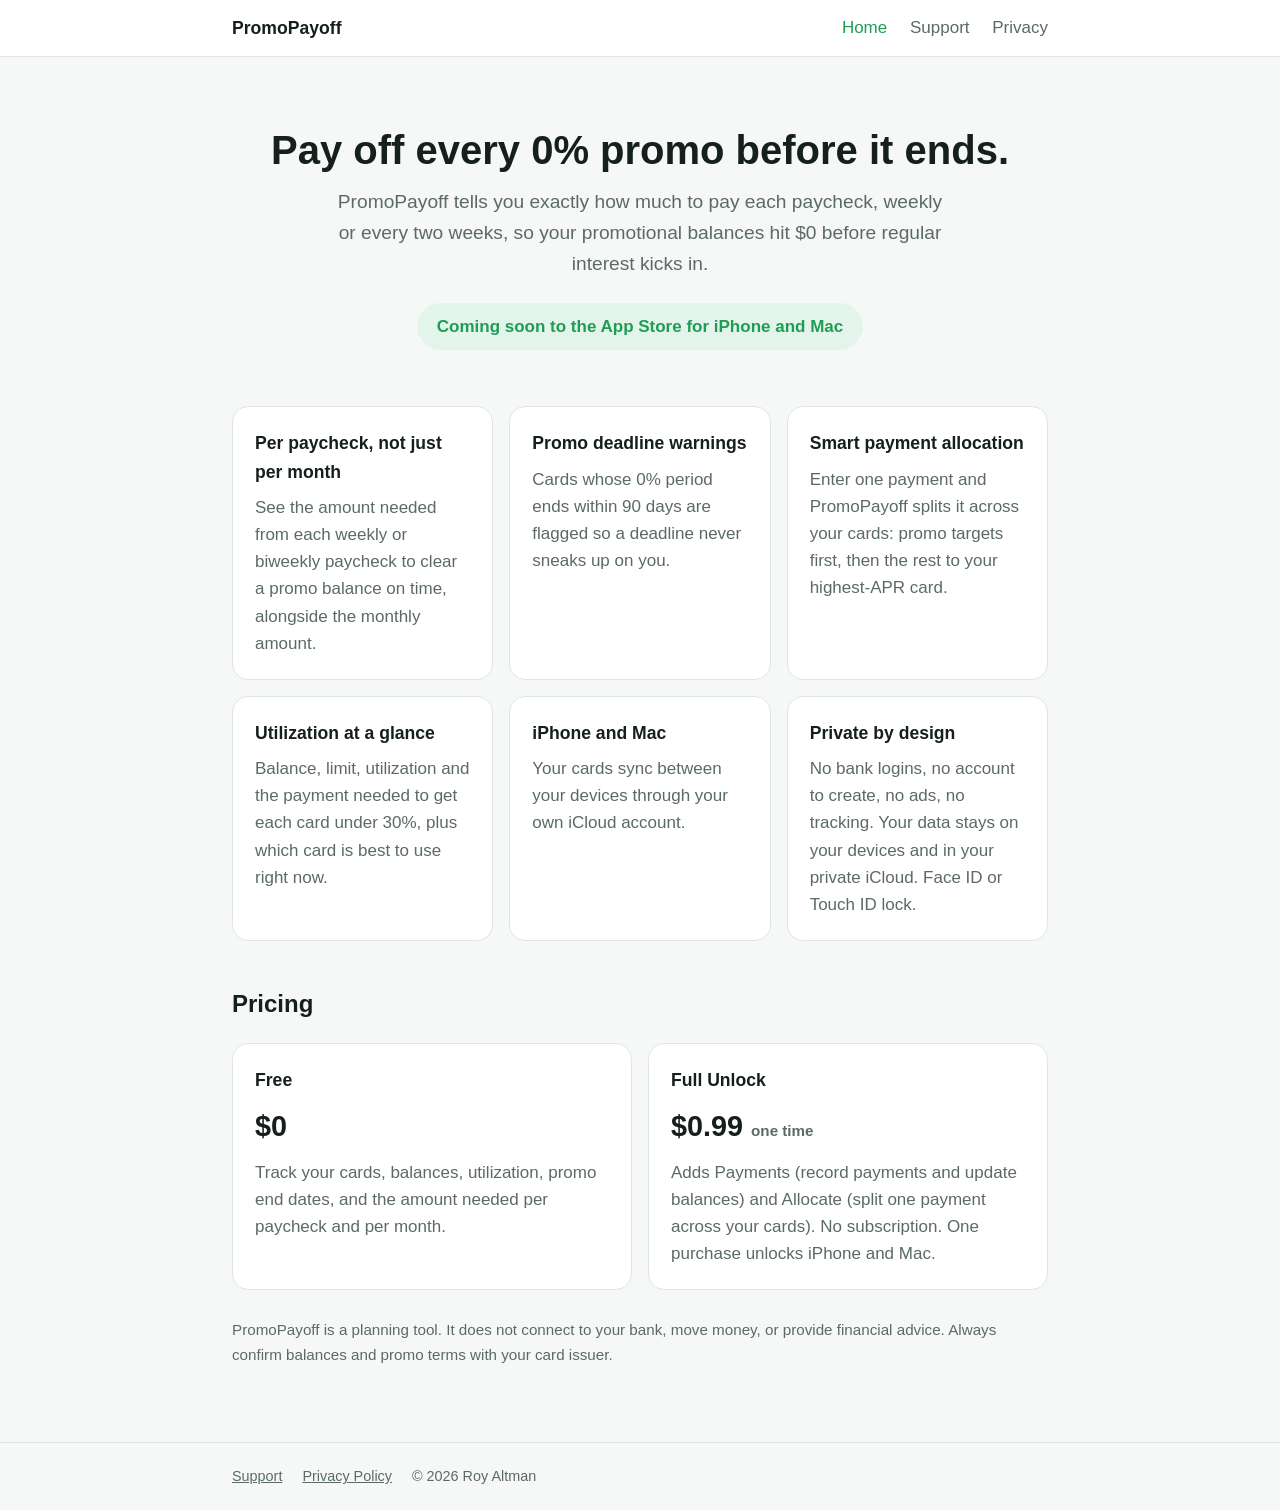
<file: index.html>
<!DOCTYPE html>
<html lang="en">
<head>
  <meta charset="utf-8">
  <meta name="viewport" content="width=device-width, initial-scale=1">
  <title>PromoPayoff: Pay off 0% promos before they end</title>
  <meta name="description" content="PromoPayoff tells you exactly how much to pay each paycheck so every 0% credit card promo is paid off before the interest kicks in. For iPhone and Mac.">
  <link rel="stylesheet" href="style.css">
</head>
<body>
  <header class="site">
    <div class="wrap">
      <a class="brand" href="index.html">PromoPayoff</a>
      <nav>
        <a href="index.html" aria-current="page">Home</a>
        <a href="support.html">Support</a>
        <a href="privacy.html">Privacy</a>
      </nav>
    </div>
  </header>

  <main>
    <div class="wrap">
      <section class="hero">
        <h1>Pay off every 0% promo before it ends.</h1>
        <p class="lead">PromoPayoff tells you exactly how much to pay each paycheck, weekly or every two weeks, so your promotional balances hit $0 before regular interest kicks in.</p>
        <span class="badge">Coming soon to the App Store for iPhone and Mac</span>
      </section>

      <div class="grid">
        <div class="card">
          <h3>Per paycheck, not just per month</h3>
          <p>See the amount needed from each weekly or biweekly paycheck to clear a promo balance on time, alongside the monthly amount.</p>
        </div>
        <div class="card">
          <h3>Promo deadline warnings</h3>
          <p>Cards whose 0% period ends within 90 days are flagged so a deadline never sneaks up on you.</p>
        </div>
        <div class="card">
          <h3>Smart payment allocation</h3>
          <p>Enter one payment and PromoPayoff splits it across your cards: promo targets first, then the rest to your highest-APR card.</p>
        </div>
        <div class="card">
          <h3>Utilization at a glance</h3>
          <p>Balance, limit, utilization and the payment needed to get each card under 30%, plus which card is best to use right now.</p>
        </div>
        <div class="card">
          <h3>iPhone and Mac</h3>
          <p>Your cards sync between your devices through your own iCloud account.</p>
        </div>
        <div class="card">
          <h3>Private by design</h3>
          <p>No bank logins, no account to create, no ads, no tracking. Your data stays on your devices and in your private iCloud. Face ID or Touch ID lock.</p>
        </div>
      </div>

      <h2>Pricing</h2>
      <div class="price">
        <div class="card">
          <h3>Free</h3>
          <div class="amount">$0</div>
          <p>Track your cards, balances, utilization, promo end dates, and the amount needed per paycheck and per month.</p>
        </div>
        <div class="card">
          <h3>Full Unlock</h3>
          <div class="amount">$0.99 <span class="note">one time</span></div>
          <p>Adds Payments (record payments and update balances) and Allocate (split one payment across your cards). No subscription. One purchase unlocks iPhone and Mac.</p>
        </div>
      </div>

      <p class="note" style="margin-top:28px;">PromoPayoff is a planning tool. It does not connect to your bank, move money, or provide financial advice. Always confirm balances and promo terms with your card issuer.</p>
    </div>
  </main>

  <footer class="site">
    <div class="wrap">
      <a href="support.html">Support</a>
      <a href="privacy.html">Privacy Policy</a>
      <span>&copy; 2026 Roy Altman</span>
    </div>
  </footer>
</body>
</html>
</file>
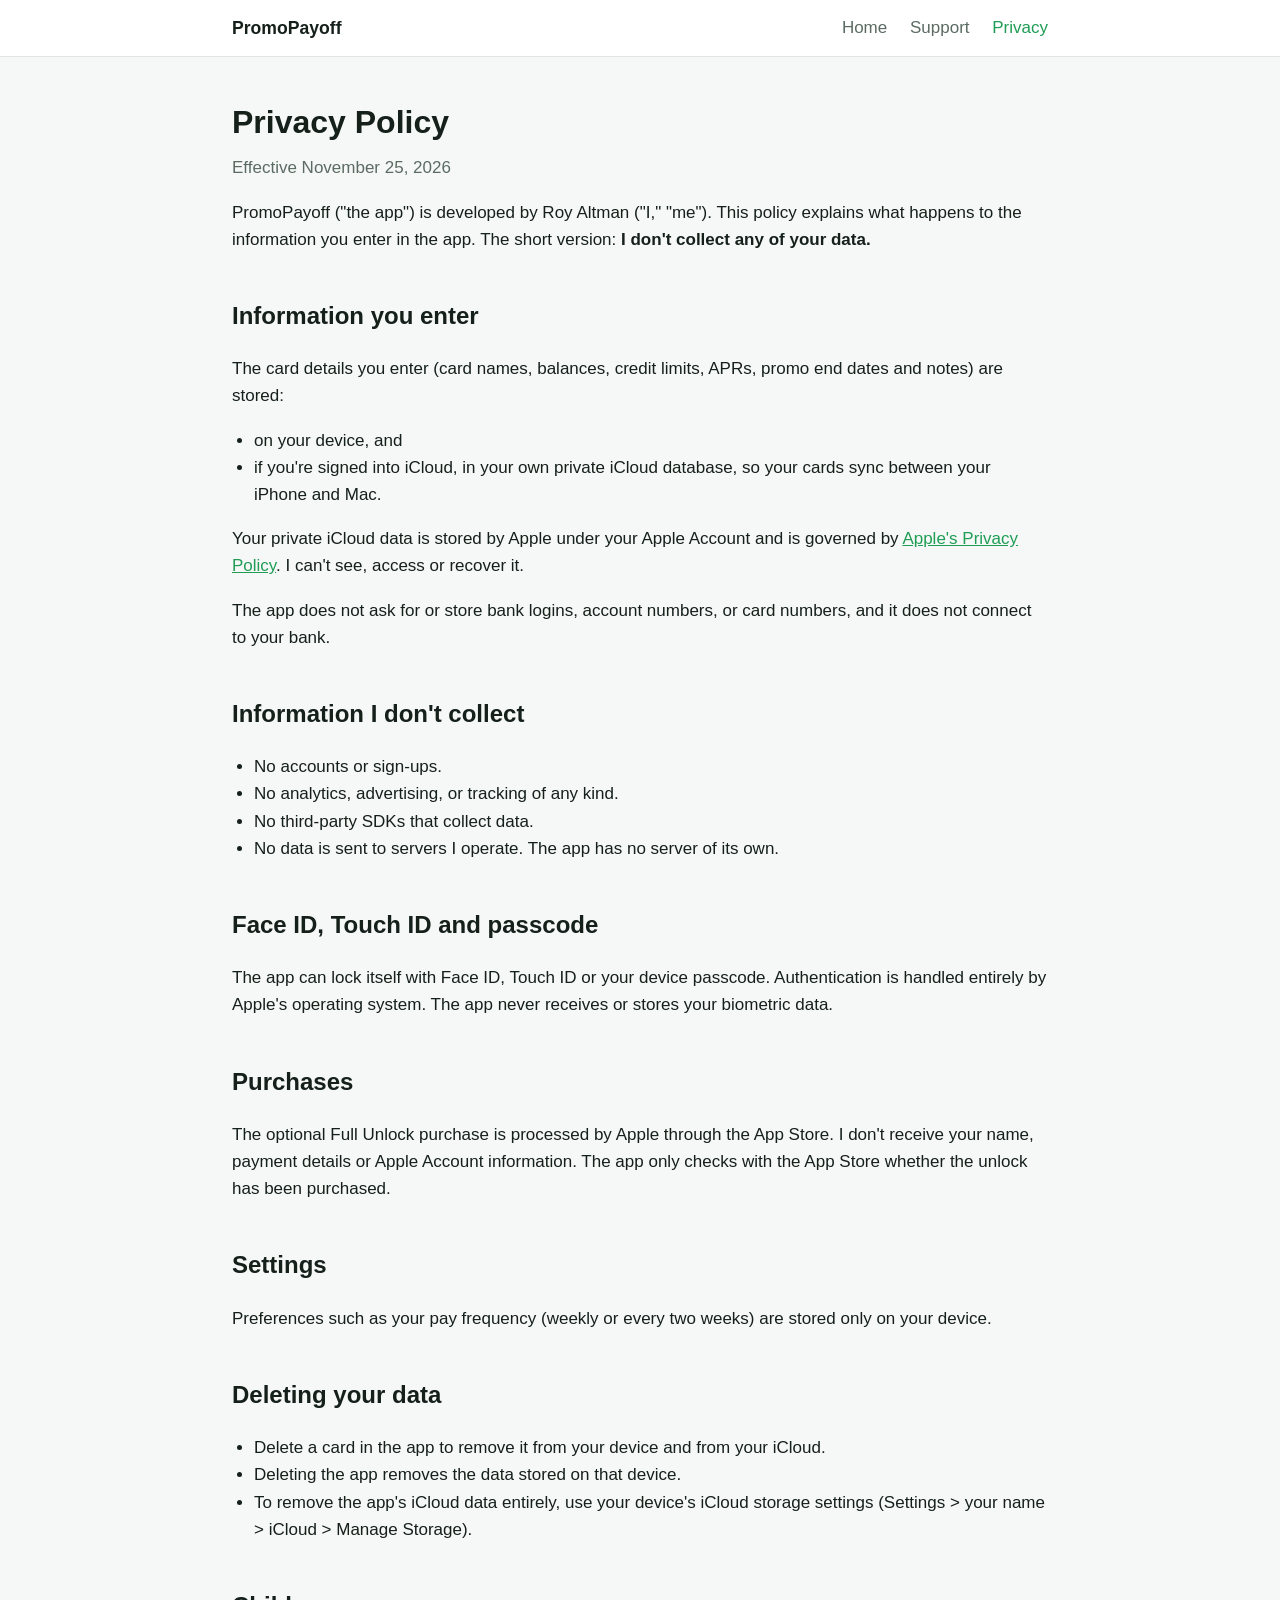
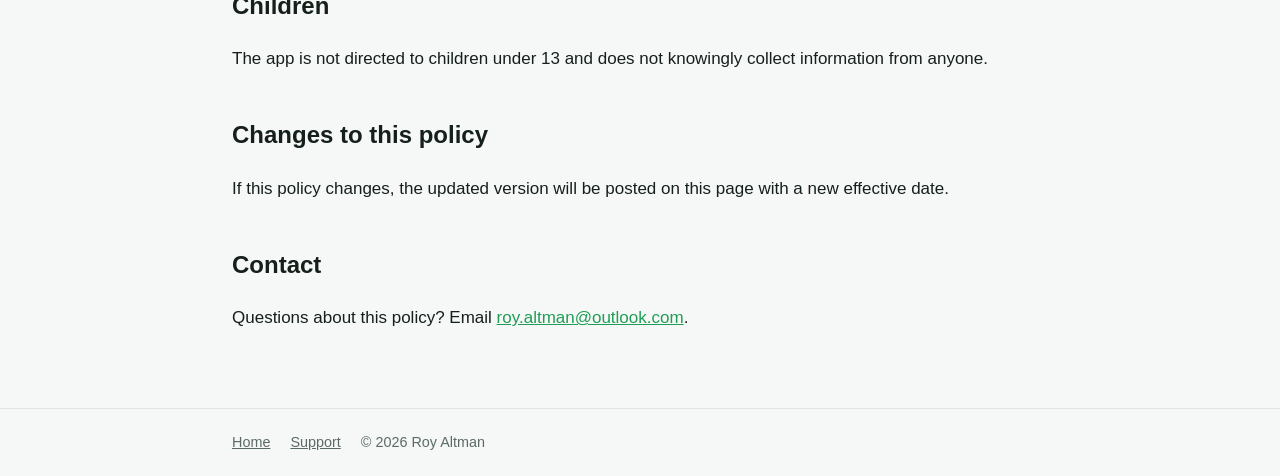
<file: privacy.html>
<!DOCTYPE html>
<html lang="en">
<head>
  <meta charset="utf-8">
  <meta name="viewport" content="width=device-width, initial-scale=1">
  <title>Privacy Policy | PromoPayoff</title>
  <link rel="stylesheet" href="style.css">
</head>
<body>
  <header class="site">
    <div class="wrap">
      <a class="brand" href="index.html">PromoPayoff</a>
      <nav>
        <a href="index.html">Home</a>
        <a href="support.html">Support</a>
        <a href="privacy.html" aria-current="page">Privacy</a>
      </nav>
    </div>
  </header>

  <main>
    <div class="wrap">
      <h1 class="page">Privacy Policy</h1>
      <p class="updated">Effective November 25, 2026</p>

      <p>PromoPayoff ("the app") is developed by Roy Altman ("I," "me"). This policy explains what happens to the information you enter in the app. The short version: <strong>I don't collect any of your data.</strong></p>

      <h2>Information you enter</h2>
      <p>The card details you enter (card names, balances, credit limits, APRs, promo end dates and notes) are stored:</p>
      <ul>
        <li>on your device, and</li>
        <li>if you're signed into iCloud, in your own private iCloud database, so your cards sync between your iPhone and Mac.</li>
      </ul>
      <p>Your private iCloud data is stored by Apple under your Apple Account and is governed by <a href="https://www.apple.com/legal/privacy/">Apple's Privacy Policy</a>. I can't see, access or recover it.</p>
      <p>The app does not ask for or store bank logins, account numbers, or card numbers, and it does not connect to your bank.</p>

      <h2>Information I don't collect</h2>
      <ul>
        <li>No accounts or sign-ups.</li>
        <li>No analytics, advertising, or tracking of any kind.</li>
        <li>No third-party SDKs that collect data.</li>
        <li>No data is sent to servers I operate. The app has no server of its own.</li>
      </ul>

      <h2>Face ID, Touch ID and passcode</h2>
      <p>The app can lock itself with Face ID, Touch ID or your device passcode. Authentication is handled entirely by Apple's operating system. The app never receives or stores your biometric data.</p>

      <h2>Purchases</h2>
      <p>The optional Full Unlock purchase is processed by Apple through the App Store. I don't receive your name, payment details or Apple Account information. The app only checks with the App Store whether the unlock has been purchased.</p>

      <h2>Settings</h2>
      <p>Preferences such as your pay frequency (weekly or every two weeks) are stored only on your device.</p>

      <h2>Deleting your data</h2>
      <ul>
        <li>Delete a card in the app to remove it from your device and from your iCloud.</li>
        <li>Deleting the app removes the data stored on that device.</li>
        <li>To remove the app's iCloud data entirely, use your device's iCloud storage settings (Settings &gt; your name &gt; iCloud &gt; Manage Storage).</li>
      </ul>

      <h2>Children</h2>
      <p>The app is not directed to children under 13 and does not knowingly collect information from anyone.</p>

      <h2>Changes to this policy</h2>
      <p>If this policy changes, the updated version will be posted on this page with a new effective date.</p>

      <h2>Contact</h2>
      <p>Questions about this policy? Email <a href="mailto:roy.altman@outlook.com">roy.altman@outlook.com</a>.</p>
    </div>
  </main>

  <footer class="site">
    <div class="wrap">
      <a href="index.html">Home</a>
      <a href="support.html">Support</a>
      <span>&copy; 2026 Roy Altman</span>
    </div>
  </footer>
</body>
</html>
</file>
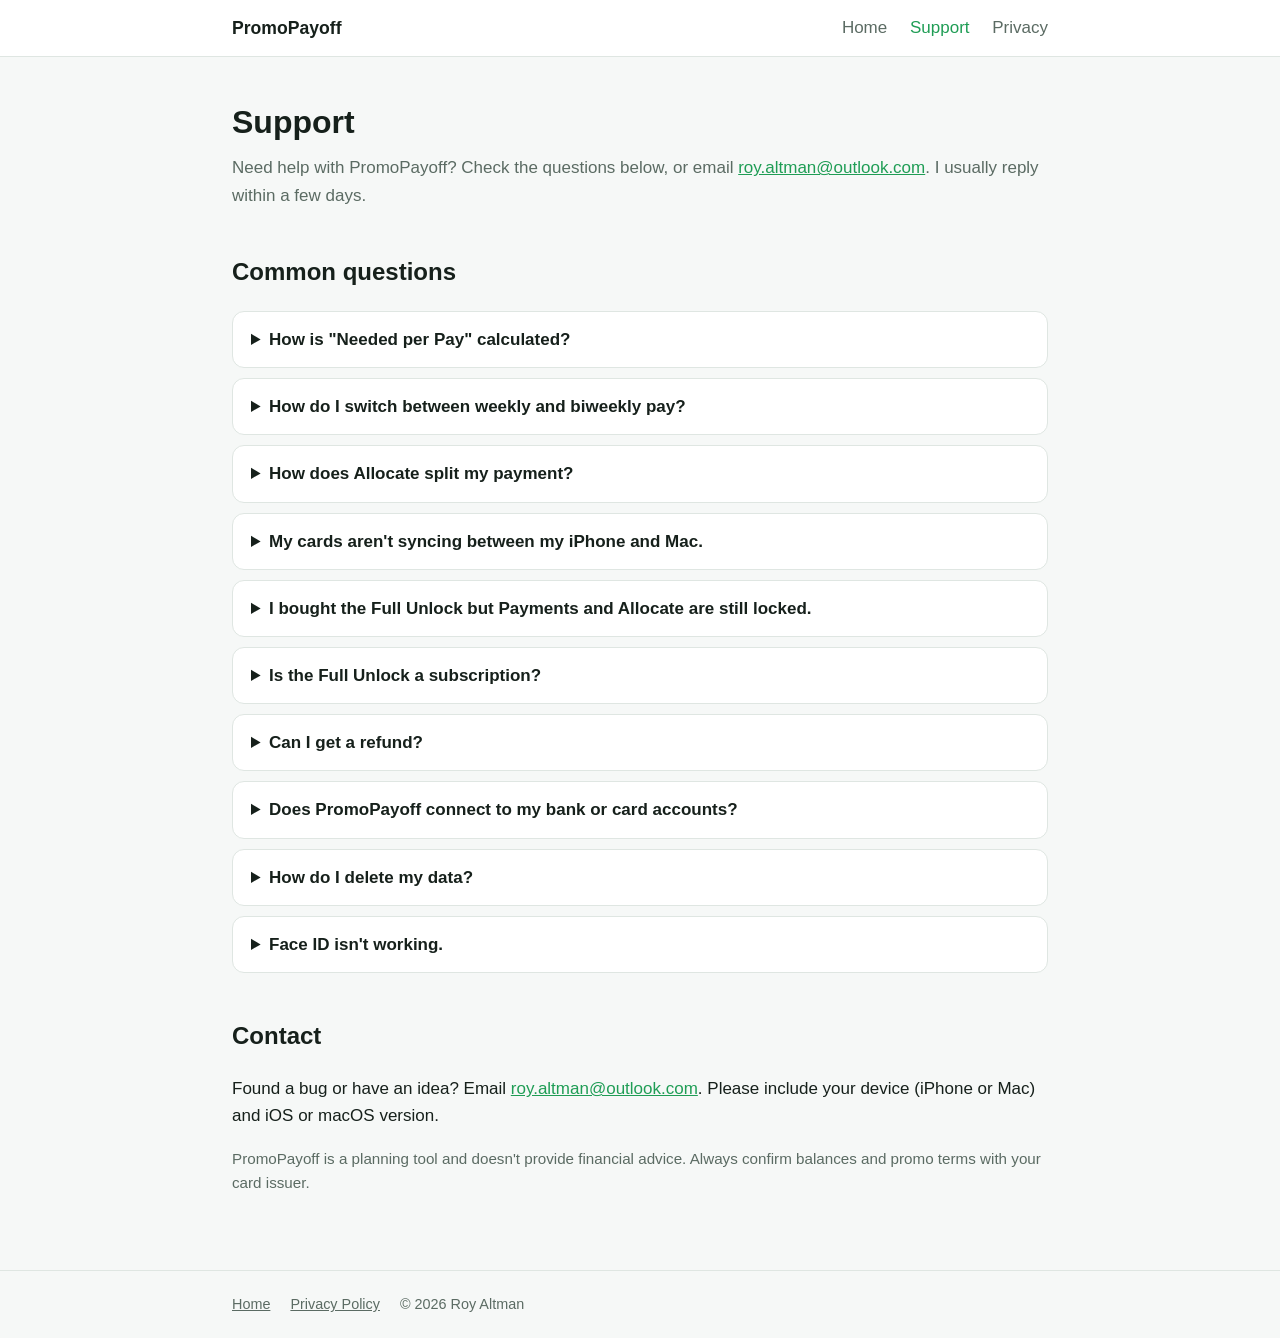
<file: support.html>
<!DOCTYPE html>
<html lang="en">
<head>
  <meta charset="utf-8">
  <meta name="viewport" content="width=device-width, initial-scale=1">
  <title>Support | PromoPayoff</title>
  <link rel="stylesheet" href="style.css">
</head>
<body>
  <header class="site">
    <div class="wrap">
      <a class="brand" href="index.html">PromoPayoff</a>
      <nav>
        <a href="index.html">Home</a>
        <a href="support.html" aria-current="page">Support</a>
        <a href="privacy.html">Privacy</a>
      </nav>
    </div>
  </header>

  <main>
    <div class="wrap">
      <h1 class="page">Support</h1>
      <p class="updated">Need help with PromoPayoff? Check the questions below, or email <a href="mailto:roy.altman@outlook.com">roy.altman@outlook.com</a>. I usually reply within a few days.</p>

      <h2>Common questions</h2>

      <details>
        <summary>How is "Needed per Pay" calculated?</summary>
        <p>PromoPayoff counts the paychecks left before your promo end date, based on your pay frequency (weekly or every two weeks), and divides your current balance by that number. A partial pay period counts as one, so you finish on or before the deadline. "Needed per Month" works the same way with months.</p>
      </details>

      <details>
        <summary>How do I switch between weekly and biweekly pay?</summary>
        <p>Tap the gear icon on the main screen to open Settings, then choose Weekly or Every 2 Weeks under "I get paid." All per-pay amounts update right away. The setting is saved separately on each device.</p>
      </details>

      <details>
        <summary>How does Allocate split my payment?</summary>
        <p>First, each promo card gets the amount it needs to stay on track (scaled down proportionally if your payment doesn't cover them all). Anything left goes to your regular-APR cards, either highest APR first or split by APR, your choice. If money is still left after that, it goes to the promo that ends soonest.</p>
      </details>

      <details>
        <summary>My cards aren't syncing between my iPhone and Mac.</summary>
        <p>Make sure both devices are signed into the same Apple Account and that iCloud is turned on for PromoPayoff (Settings &gt; your name &gt; iCloud). Sync needs an internet connection and can take a few minutes. Without iCloud, each device keeps its own separate list of cards.</p>
      </details>

      <details>
        <summary>I bought the Full Unlock but Payments and Allocate are still locked.</summary>
        <p>Open Settings in the app and tap "Restore Purchase." Make sure you're signed into the same Apple Account you used to buy it. The unlock works on both iPhone and Mac with that account.</p>
      </details>

      <details>
        <summary>Is the Full Unlock a subscription?</summary>
        <p>No. It's a one-time $0.99 purchase.</p>
      </details>

      <details>
        <summary>Can I get a refund?</summary>
        <p>Purchases are handled by Apple. You can request a refund at <a href="https://reportaproblem.apple.com">reportaproblem.apple.com</a>.</p>
      </details>

      <details>
        <summary>Does PromoPayoff connect to my bank or card accounts?</summary>
        <p>No. You enter your balances yourself. The app never asks for bank logins or card numbers. Use Payments to update a balance after you pay.</p>
      </details>

      <details>
        <summary>How do I delete my data?</summary>
        <p>On iPhone, swipe left on a card to delete it. Deleting a card removes it from your devices and your iCloud. See the <a href="privacy.html">Privacy Policy</a> for more.</p>
      </details>

      <details>
        <summary>Face ID isn't working.</summary>
        <p>Tap Unlock to try again, or use your device passcode. Check that Face ID or Touch ID is set up in your device's Settings.</p>
      </details>

      <h2>Contact</h2>
      <p>Found a bug or have an idea? Email <a href="mailto:roy.altman@outlook.com">roy.altman@outlook.com</a>. Please include your device (iPhone or Mac) and iOS or macOS version.</p>

      <p class="note">PromoPayoff is a planning tool and doesn't provide financial advice. Always confirm balances and promo terms with your card issuer.</p>
    </div>
  </main>

  <footer class="site">
    <div class="wrap">
      <a href="index.html">Home</a>
      <a href="privacy.html">Privacy Policy</a>
      <span>&copy; 2026 Roy Altman</span>
    </div>
  </footer>
</body>
</html>
</file>
<file: style.css>
:root {
  --bg: #f6f8f7;
  --card: #ffffff;
  --text: #16201b;
  --muted: #5b6b63;
  --accent: #1f9d55;
  --accent-soft: #e3f4ea;
  --border: #dfe6e2;
}
@media (prefers-color-scheme: dark) {
  :root {
    --bg: #0f1412;
    --card: #18201c;
    --text: #e9efec;
    --muted: #9aaba2;
    --accent: #3ccf7c;
    --accent-soft: #1b3326;
    --border: #2a352f;
  }
}
* { box-sizing: border-box; }
body {
  margin: 0;
  font-family: -apple-system, BlinkMacSystemFont, "SF Pro Text", "Helvetica Neue", Arial, sans-serif;
  background: var(--bg);
  color: var(--text);
  line-height: 1.6;
  font-size: 17px;
}
a { color: var(--accent); }
header.site {
  border-bottom: 1px solid var(--border);
  background: var(--card);
}
header.site .wrap {
  display: flex;
  align-items: center;
  justify-content: space-between;
  padding-top: 14px;
  padding-bottom: 14px;
}
.brand { font-weight: 700; font-size: 1.1rem; color: var(--text); text-decoration: none; }
nav a { margin-left: 18px; text-decoration: none; color: var(--muted); font-weight: 500; }
nav a:hover, nav a[aria-current="page"] { color: var(--accent); }
.wrap { max-width: 860px; margin: 0 auto; padding: 0 22px; }
main { padding: 40px 0 60px; }
.hero { text-align: center; padding: 30px 0 20px; }
.hero h1 { font-size: 2.5rem; line-height: 1.15; margin: 0 0 14px; }
.hero p.lead { font-size: 1.2rem; color: var(--muted); max-width: 620px; margin: 0 auto 24px; }
.badge {
  display: inline-block;
  padding: 10px 20px;
  border-radius: 999px;
  background: var(--accent-soft);
  color: var(--accent);
  font-weight: 600;
}
.grid { display: grid; grid-template-columns: repeat(auto-fit, minmax(240px, 1fr)); gap: 16px; margin-top: 36px; }
.card {
  background: var(--card);
  border: 1px solid var(--border);
  border-radius: 16px;
  padding: 22px;
}
.card h3 { margin: 0 0 8px; font-size: 1.1rem; }
.card p { margin: 0; color: var(--muted); }
h2 { margin-top: 44px; font-size: 1.5rem; }
h1.page { font-size: 2rem; margin: 0 0 6px; }
.updated { color: var(--muted); margin-top: 0; }
.price { display: flex; gap: 16px; flex-wrap: wrap; margin-top: 16px; }
.price .card { flex: 1 1 260px; }
.price .amount { font-size: 1.8rem; font-weight: 700; margin: 4px 0 10px; }
ul { padding-left: 22px; }
details {
  background: var(--card);
  border: 1px solid var(--border);
  border-radius: 12px;
  padding: 14px 18px;
  margin-bottom: 10px;
}
summary { font-weight: 600; cursor: pointer; }
details p { color: var(--muted); margin-bottom: 0; }
.note { color: var(--muted); font-size: 0.95rem; }
footer.site { border-top: 1px solid var(--border); padding: 22px 0; color: var(--muted); font-size: 0.9rem; }
footer.site a { color: var(--muted); margin-right: 16px; }
</file>
